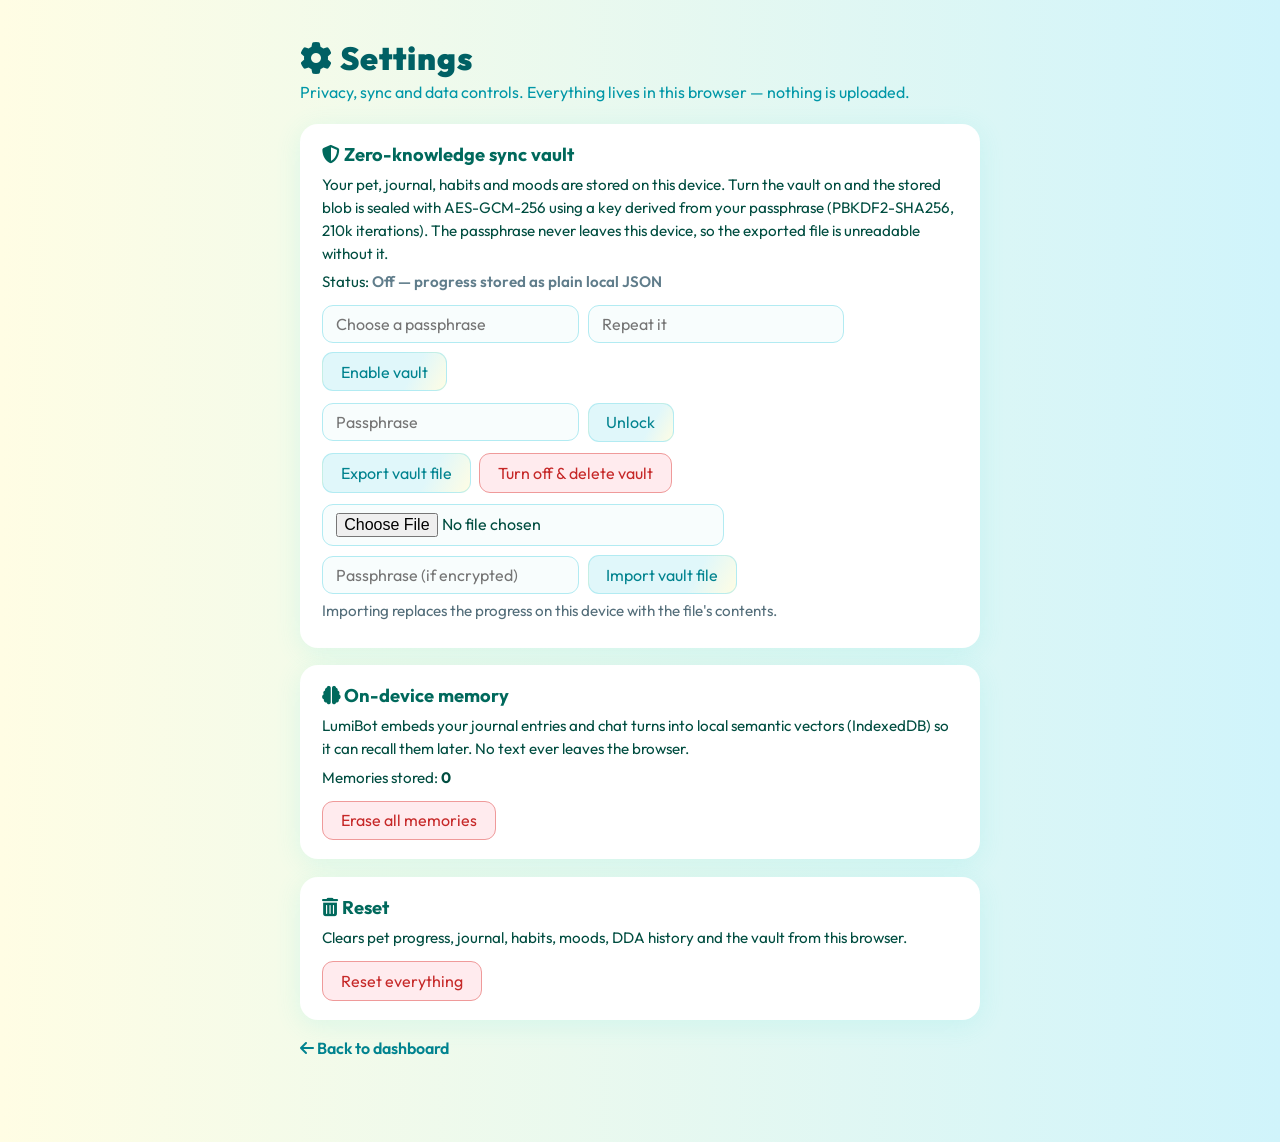
<file: settings.html>
<!DOCTYPE html>
<html lang="en">
<head>
  <meta charset="UTF-8" />
  <meta name="viewport" content="width=device-width, initial-scale=1.0" />
  <title>LumiBreeze – Settings</title>
  <link rel="stylesheet" href="https://cdnjs.cloudflare.com/ajax/libs/font-awesome/6.4.0/css/all.min.css">
  <link href="https://fonts.googleapis.com/css2?family=Outfit:wght@300;600;900&display=swap" rel="stylesheet">
  <style>
    :root { --accent: #00bcd4; --primary: #004d40; }
    * { box-sizing: border-box; }
    body {
      margin: 0; min-height: 100vh;
      background: linear-gradient(90deg, #fffde4 0%, #d0f4fb 100%);
      font-family: 'Outfit', sans-serif; color: var(--primary);
      display: flex; justify-content: center; align-items: flex-start;
    }
    .wrap { width: min(680px, 94vw); margin: 2.4rem 0 3rem; }
    h1 { font-weight: 900; letter-spacing: .03em; color: #006064; margin: 0 0 .2rem; }
    .sub { color: #0097a7; margin: 0 0 1.4rem; }
    .card {
      background: #fff; border-radius: 18px; padding: 1.2rem 1.4rem;
      box-shadow: 0 5px 26px rgba(71,226,220,.14); margin-bottom: 1.1rem;
    }
    .card h2 { margin: 0 0 .5rem; font-size: 1.15rem; color: #00695c; }
    .card p { margin: .35rem 0; line-height: 1.5; font-size: .95rem; }
    .row { display: flex; flex-wrap: wrap; gap: .55rem; align-items: center; margin-top: .7rem; }
    button, .filebtn {
      font: inherit; cursor: pointer; border: none; border-radius: 11px;
      padding: .55em 1.1em; background: linear-gradient(120deg,#e0f7fa 70%,#fffde4 100%);
      color: #00838f; border: 1.2px solid #00bcd435; transition: background .15s;
    }
    button:hover, .filebtn:hover { background: #c1f7f8; }
    button.danger { background: #ffebee; color: #c62828; border-color: #ef9a9a; }
    button.danger:hover { background: #ffcdd2; }
    button:disabled { opacity: .45; cursor: not-allowed; }
    input[type="password"], input[type="file"] {
      font: inherit; padding: .5em .8em; border-radius: 11px; border: 1px solid #b2ebf2;
      background: #f8fdfd; color: var(--primary);
    }
    .status { font-weight: 600; }
    .status.on { color: #2e7d32; }
    .status.off { color: #607d8b; }
    .status.lock { color: #ef6c00; }
    .note { font-size: .85rem; color: #546e7a; }
    a.home { color: #00838f; font-weight: 600; text-decoration: none; }
    a.home:hover { text-decoration: underline; }
    #msg { min-height: 1.4em; margin-top: .6rem; font-size: .92rem; color: #00695c; }
  </style>
</head>
<body>
<div class="wrap">
  <h1><i class="fas fa-cog"></i> Settings</h1>
  <p class="sub">Privacy, sync and data controls. Everything lives in this browser — nothing is uploaded.</p>

  <div class="card">
    <h2><i class="fas fa-shield-alt"></i> Zero-knowledge sync vault</h2>
    <p>Your pet, journal, habits and moods are stored on this device. Turn the vault on and the
       stored blob is sealed with AES-GCM-256 using a key derived from your passphrase
       (PBKDF2-SHA256, 210k iterations). The passphrase never leaves this device, so the
       exported file is unreadable without it.</p>
    <p>Status: <span id="vault-status" class="status off">…</span></p>
    <div class="row" id="vault-off-row">
      <input type="password" id="pass-new" placeholder="Choose a passphrase" autocomplete="new-password" />
      <input type="password" id="pass-confirm" placeholder="Repeat it" autocomplete="new-password" />
      <button id="btn-enable">Enable vault</button>
    </div>
    <div class="row" id="vault-lock-row" hidden>
      <input type="password" id="pass-unlock" placeholder="Passphrase" autocomplete="current-password" />
      <button id="btn-unlock">Unlock</button>
    </div>
    <div class="row" id="vault-on-row" hidden>
      <button id="btn-export">Export vault file</button>
      <button id="btn-disable" class="danger">Turn off &amp; delete vault</button>
    </div>
    <div class="row">
      <input type="file" id="import-file" accept=".json,application/json" />
      <input type="password" id="pass-import" placeholder="Passphrase (if encrypted)" autocomplete="current-password" />
      <button id="btn-import">Import vault file</button>
    </div>
    <p class="note">Importing replaces the progress on this device with the file's contents.</p>
  </div>

  <div class="card">
    <h2><i class="fas fa-brain"></i> On-device memory</h2>
    <p>LumiBot embeds your journal entries and chat turns into local semantic vectors
       (IndexedDB) so it can recall them later. No text ever leaves the browser.</p>
    <p>Memories stored: <b id="mem-count">…</b></p>
    <div class="row">
      <button id="btn-wipe-mem" class="danger">Erase all memories</button>
    </div>
  </div>

  <div class="card">
    <h2><i class="fas fa-trash-alt"></i> Reset</h2>
    <p>Clears pet progress, journal, habits, moods, DDA history and the vault from this browser.</p>
    <div class="row">
      <button id="btn-reset" class="danger">Reset everything</button>
    </div>
  </div>

  <p><a class="home" href="home.html"><i class="fas fa-arrow-left"></i> Back to dashboard</a></p>
  <div id="msg" role="status" aria-live="polite"></div>
</div>

<script type="module">
  import {
    ready, getState, setState, persist,
    enableEncryption, disableEncryption, isEncryptionEnabled, isLocked,
    unlock, exportVault, importVault,
  } from './js/core/store.js';
  import * as memory from './js/core/vectors.js';

  const $ = (id) => document.getElementById(id);
  const msg = (t) => { $('msg').textContent = t; };

  function renderStatus() {
    const el = $('vault-status');
    if (!isEncryptionEnabled()) {
      el.textContent = 'Off — progress stored as plain local JSON';
      el.className = 'status off';
      $('vault-off-row').hidden = false;
      $('vault-lock-row').hidden = true;
      $('vault-on-row').hidden = true;
    } else if (isLocked()) {
      el.textContent = 'On — locked on this session';
      el.className = 'status lock';
      $('vault-off-row').hidden = true;
      $('vault-lock-row').hidden = false;
      $('vault-on-row').hidden = true;
    } else {
      el.textContent = 'On — unlocked, changes are sealed automatically';
      el.className = 'status on';
      $('vault-off-row').hidden = true;
      $('vault-lock-row').hidden = true;
      $('vault-on-row').hidden = false;
    }
  }

  async function renderMemory() {
    try { $('mem-count').textContent = await memory.count(); }
    catch { $('mem-count').textContent = 'unavailable'; }
  }

  $('btn-enable').onclick = async () => {
    const a = $('pass-new').value, b = $('pass-confirm').value;
    if (a.length < 8) return msg('Pick a passphrase of at least 8 characters.');
    if (a !== b) return msg('The two passphrases do not match.');
    try {
      await enableEncryption(a);
      $('pass-new').value = $('pass-confirm').value = '';
      renderStatus();
      msg('Vault enabled — your progress is now encrypted at rest.');
    } catch (e) { msg(e.message); }
  };

  $('btn-unlock').onclick = async () => {
    const ok = await unlock($('pass-unlock').value);
    if (!ok) return msg('Wrong passphrase — nothing was decrypted.');
    $('pass-unlock').value = '';
    renderStatus();
    msg('Unlocked. Your progress is loaded.');
  };

  $('btn-disable').onclick = () => {
    if (!confirm('Turn off the vault and delete the encrypted blob? Progress continues in plain local storage.')) return;
    disableEncryption();
    renderStatus();
    msg('Vault removed.');
  };

  $('btn-export').onclick = () => {
    const envelope = exportVault();
    const blob = new Blob([JSON.stringify(envelope, null, 2)], { type: 'application/json' });
    const a = document.createElement('a');
    a.href = URL.createObjectURL(blob);
    a.download = envelope.format === 'lbvault1' ? 'lumibreeze-vault.json' : 'lumibreeze-progress.json';
    a.click();
    setTimeout(() => URL.revokeObjectURL(a.href), 4000);
    msg('Vault file downloaded. Keep it safe — without your passphrase it is just noise.');
  };

  $('btn-import').onclick = async () => {
    const file = $('import-file').files[0];
    if (!file) return msg('Choose a vault file first.');
    try {
      const envelope = JSON.parse(await file.text());
      const imported = await importVault(envelope, $('pass-import').value || null);
      setState(s => {
        for (const k of Object.keys(imported)) s[k] = imported[k];
      }, 'import');
      renderStatus();
      msg('Import complete — welcome back.');
    } catch (e) {
      msg('Import failed: ' + (e.message || 'unreadable file or wrong passphrase'));
    }
  };

  $('btn-wipe-mem').onclick = async () => {
    if (!confirm('Erase every on-device memory LumiBot has formed?')) return;
    await memory.wipeMemory();
    renderMemory();
    msg('Memories erased.');
  };

  $('btn-reset').onclick = async () => {
    if (!confirm('Reset ALL LumiBreeze progress on this browser? This cannot be undone.')) return;
    localStorage.removeItem('lb_state_v2');
    localStorage.removeItem('lb_vault_v2');
    localStorage.removeItem('lb_vault_v2_verifier');
    await memory.wipeMemory();
    location.href = 'home.html';
  };

  await ready;
  renderStatus();
  renderMemory();
</script>
</body>
</html>
</file>
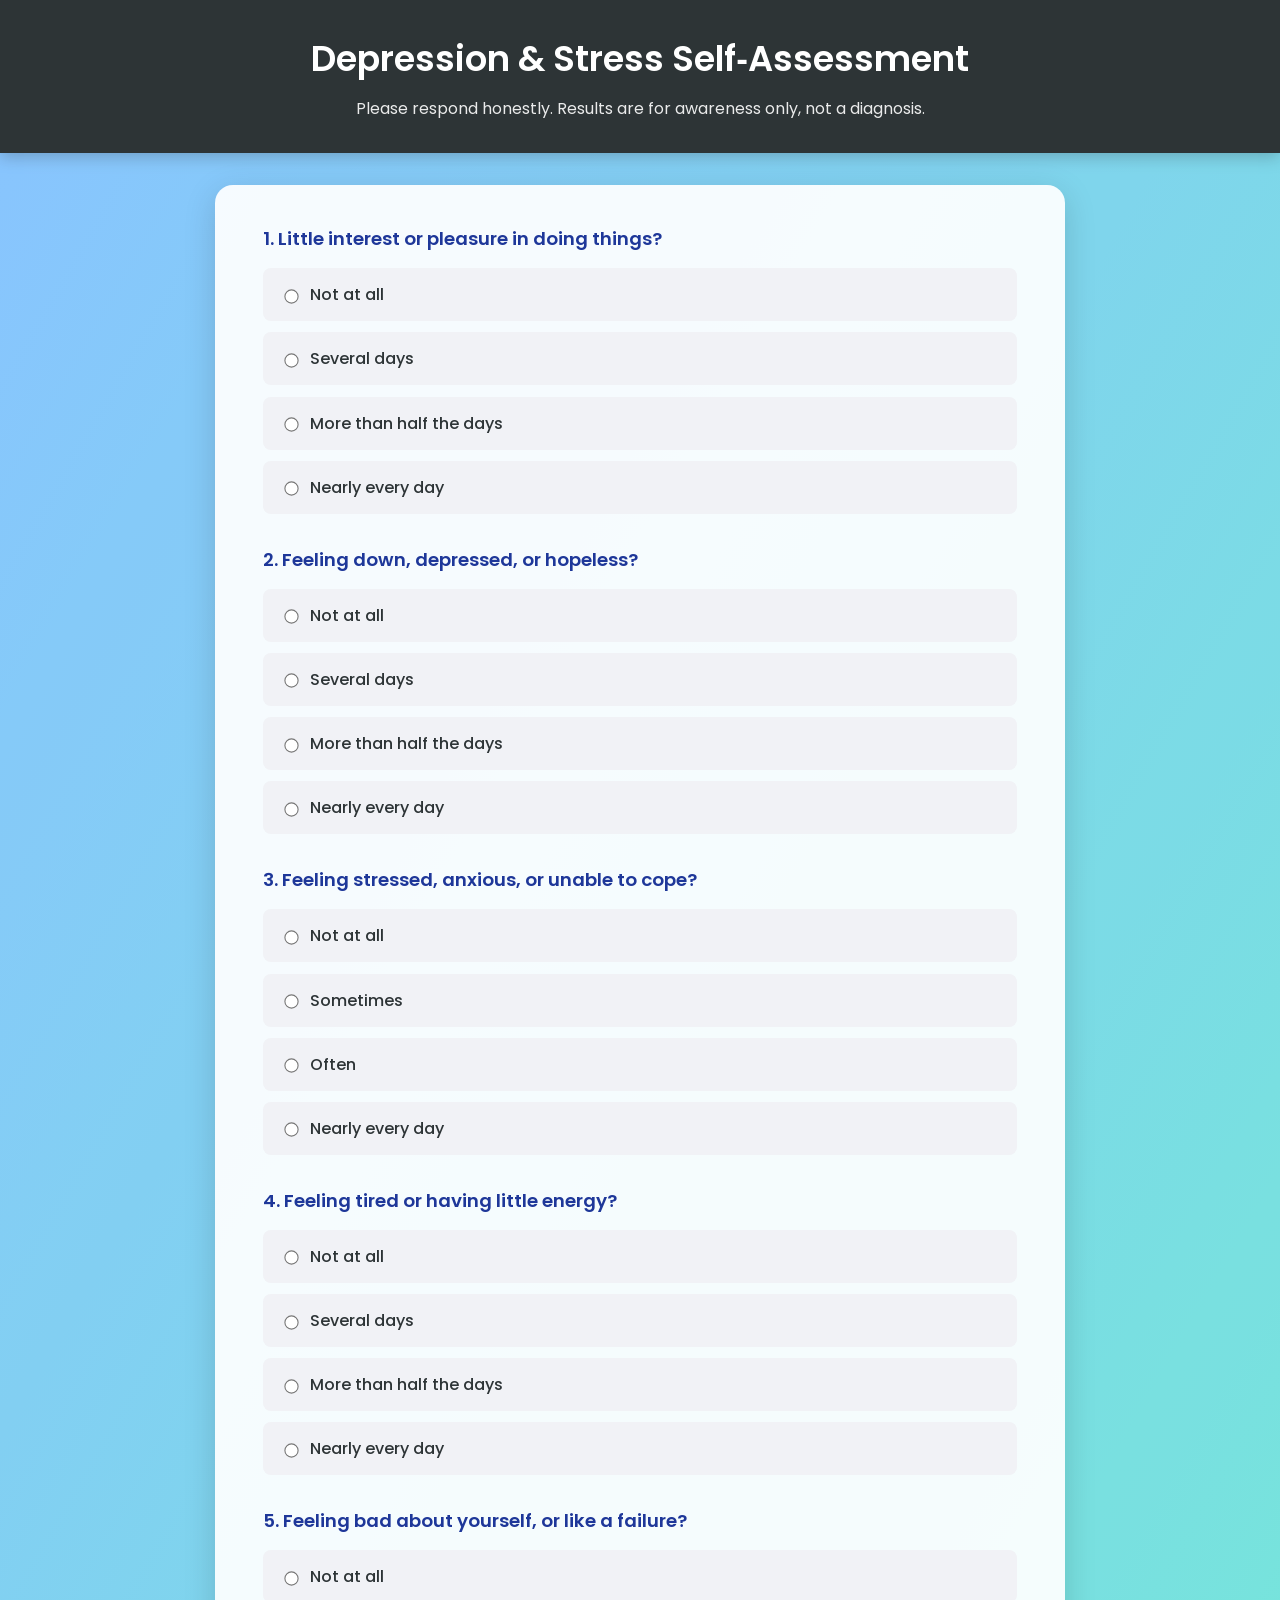
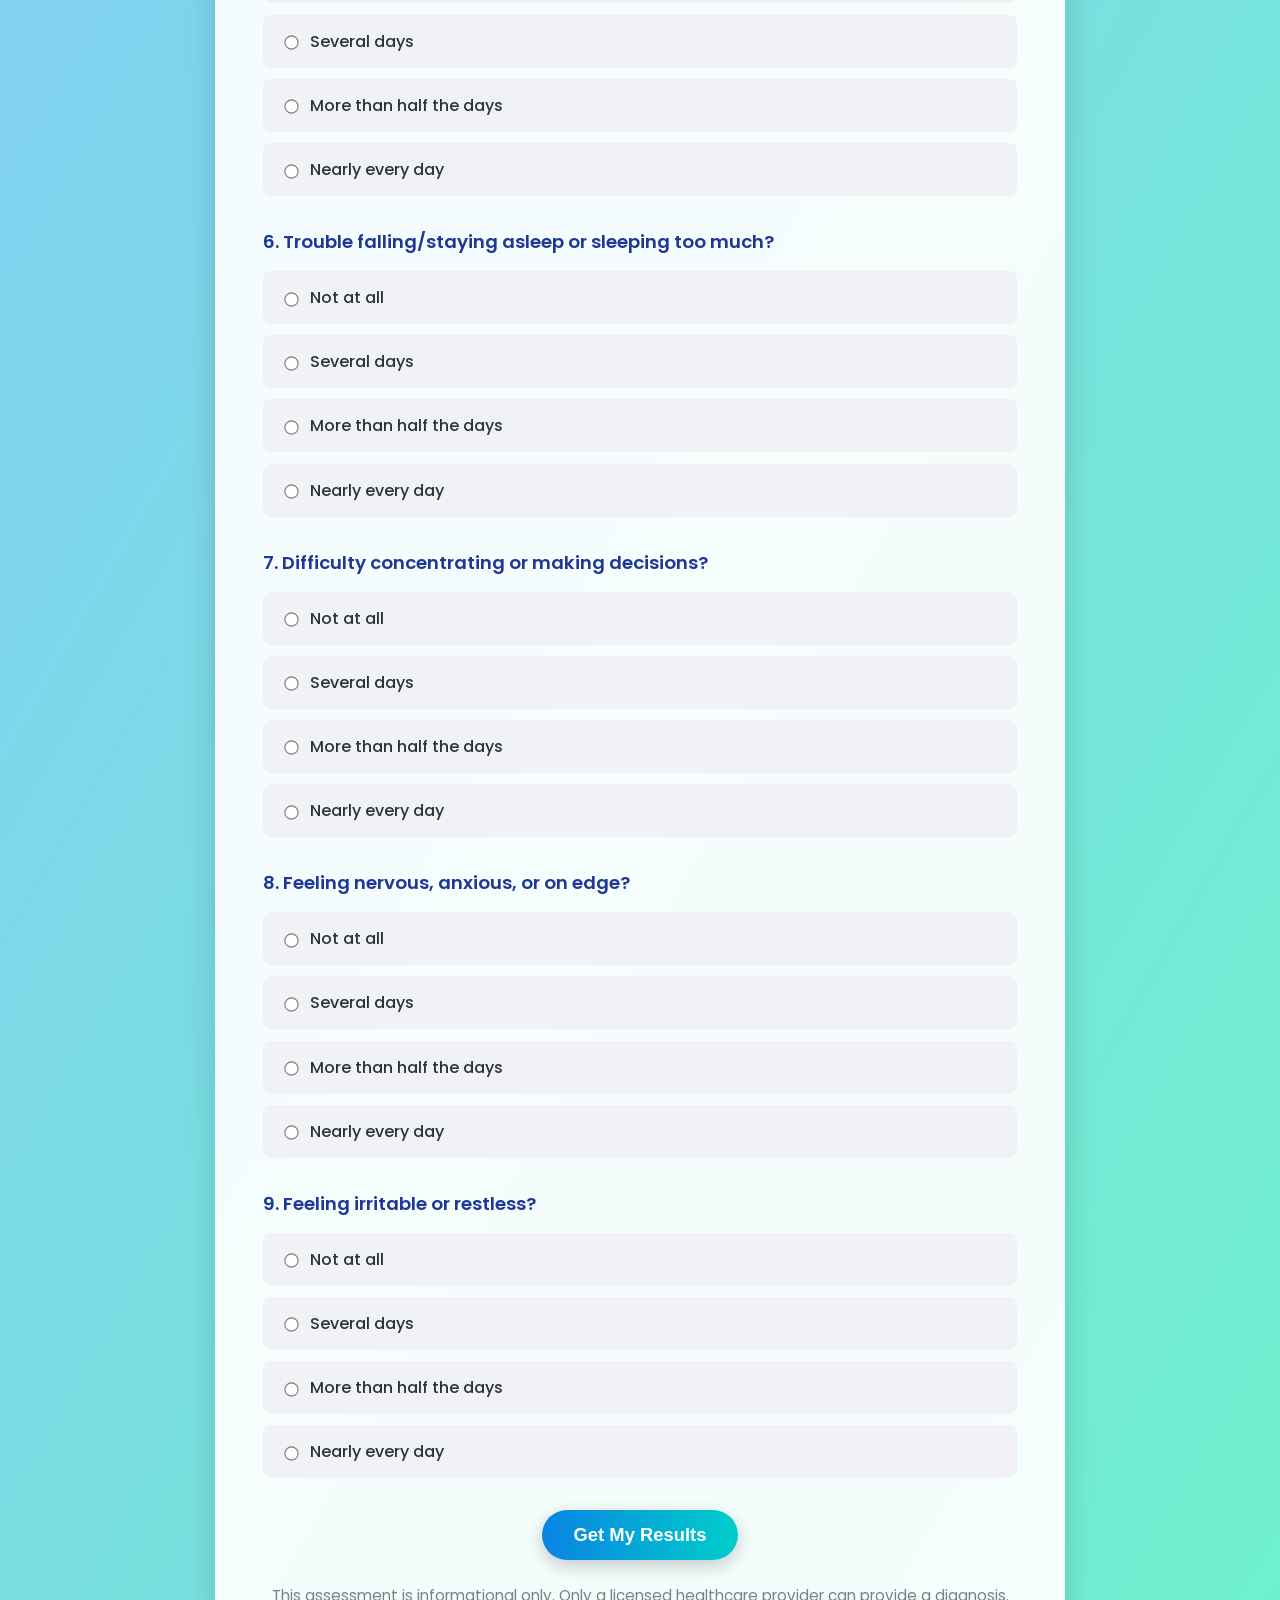
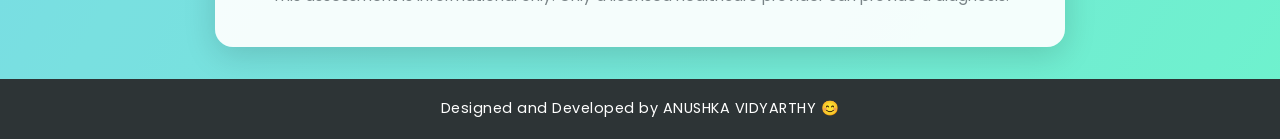
<file: test.html>
<!DOCTYPE html>
<html lang="en">
<head>
  <meta charset="UTF-8">
  <title>Depression & Stress Self‑Assessment</title>
  <meta name="viewport" content="width=device-width, initial-scale=1.0">

  <!-- Fonts -->
  <link href="https://fonts.googleapis.com/css2?family=Poppins:wght@400;600&display=swap" rel="stylesheet">

  <style>
    body {
      margin: 0;
      padding: 0;
      font-family: 'Poppins', sans-serif;
      background: linear-gradient(120deg, #74b9ff, #55efc4);
      color: #2d3436;
      min-height: 100vh;
      display: flex;
      flex-direction: column;
    }

    header {
      background: #2d3436;
      color: #fff;
      text-align: center;
      padding: 2rem 1rem;
      box-shadow: 0 4px 15px rgba(0,0,0,0.25);
    }

    header h1 {
      margin: 0;
      font-size: 2.2rem;
      font-weight: 600;
    }

    header p {
      margin: 0.7rem 0 0;
      font-size: 1rem;
      opacity: 0.9;
    }

    main {
      flex: 1;
      padding: 2rem;
      display: flex;
      justify-content: center;
      align-items: flex-start;
      background: rgba(255,255,255,0.15);
    }

    .form-container {
      background: #ffffffec;
      padding: 2.5rem 3rem;
      border-radius: 18px;
      box-shadow: 0px 8px 32px rgba(0,0,0,0.15);
      width: 100%;
      max-width: 850px;
      box-sizing: border-box;
      animation: fadeIn 1s ease;
    }

    @keyframes fadeIn {
      from { opacity: 0; transform: translateY(10px); }
      to { opacity: 1; transform: translateY(0); }
    }

    .question {
      margin-bottom: 2rem;
    }

    .question strong {
      display: block;
      margin-bottom: 1rem;
      font-weight: 600;
      font-size: 1.15rem;
      color: #1e3799;
    }

    .answers label {
      display: flex;
      align-items: center;
      background: #f1f2f6;
      border-radius: 8px;
      padding: 12px 15px;
      margin-bottom: 0.7rem;
      cursor: pointer;
      transition: all 0.25s ease;
      font-weight: 500;
      border: 2px solid transparent;
    }

    .answers input[type="radio"] {
      margin-right: 12px;
      accent-color: #0984e3;
      transform: scale(1.1);
      cursor: pointer;
    }

    .answers label:hover,
    .answers label:focus-within {
      background: #dfe6e9;
      border-color: #74b9ff;
    }

    button {
      display: block;
      background: linear-gradient(90deg, #0984e3, #00cec9);
      color: #fff;
      padding: 14px 32px;
      border-radius: 40px;
      border: none;
      font-size: 1.15rem;
      font-weight: 600;
      cursor: pointer;
      margin: 2rem auto 0;
      transition: transform 0.2s, background-color 0.2s;
      box-shadow: 0 6px 18px rgba(0,0,0,0.2);
    }

    button:hover {
      transform: translateY(-2px);
      background: #00cec9;
    }

    .result {
      border-radius: 18px;
      margin-top: 2rem;
      padding: 1.5rem;
      font-size: 1.1rem;
      color: #2d3436;
      line-height: 1.5;
      animation: slideDown 0.7s ease;
      box-shadow: 0 0 12px rgba(0,0,0,0.15);
    }

    @keyframes slideDown {
      0% { opacity: 0; transform: translateY(-25px); }
      100% { opacity: 1; transform: translateY(0); }
    }

    .desc {
      margin-top: 1.5rem;
      font-size: 0.95rem;
      opacity: 0.85;
      text-align: center;
      color: #636e72;
    }

    .resources {
      margin-top: 1.5rem;
      padding-left: 1.2rem;
      font-size: 0.95rem;
    }

    .resources h3 {
      color: #1e3799;
      font-weight: 600;
    }

    .resources a {
      color: #0984e3;
      text-decoration: none;
      transition: color 0.2s;
    }

    .resources a:hover {
      color: #00cec9;
      text-decoration: underline;
    }

    footer {
      background: #2d3436;
      color: #fff;
      text-align: center;
      padding: 1.2rem;
      font-size: 0.9rem;
      letter-spacing: 0.5px;
    }

 
  </style>
</head>
<body>
  <header>
    <h1>Depression & Stress Self‑Assessment</h1>
    <p>Please respond honestly. Results are for awareness only, not a diagnosis.</p>
  </header>

  <main>
    <section class="form-container" aria-label="Depression and Stress Self-Assessment Form">
      <form id="mentalTest" novalidate>


        
        <!-- Q1 -->
        <div class="question" id="q1">
          <strong>1. Little interest or pleasure in doing things?</strong>
          <div class="answers">
            <label><input type="radio" name="q1" value="0" required> Not at all</label>
            <label><input type="radio" name="q1" value="1"> Several days</label>
            <label><input type="radio" name="q1" value="2"> More than half the days</label>
            <label><input type="radio" name="q1" value="3"> Nearly every day</label>
          </div>
        </div>

        <!-- Q2 -->
        <div class="question" id="q2">
          <strong>2. Feeling down, depressed, or hopeless?</strong>
          <div class="answers">
            <label><input type="radio" name="q2" value="0" required> Not at all</label>
            <label><input type="radio" name="q2" value="1"> Several days</label>
            <label><input type="radio" name="q2" value="2"> More than half the days</label>
            <label><input type="radio" name="q2" value="3"> Nearly every day</label>
          </div>
        </div>

        <!-- Q3 -->
        <div class="question" id="q3">
          <strong>3. Feeling stressed, anxious, or unable to cope?</strong>
          <div class="answers">
            <label><input type="radio" name="q3" value="0" required> Not at all</label>
            <label><input type="radio" name="q3" value="1"> Sometimes</label>
            <label><input type="radio" name="q3" value="2"> Often</label>
            <label><input type="radio" name="q3" value="3"> Nearly every day</label>
          </div>
        </div>

        <!-- Q4 -->
        <div class="question" id="q4">
          <strong>4. Feeling tired or having little energy?</strong>
          <div class="answers">
            <label><input type="radio" name="q4" value="0" required> Not at all</label>
            <label><input type="radio" name="q4" value="1"> Several days</label>
            <label><input type="radio" name="q4" value="2"> More than half the days</label>
            <label><input type="radio" name="q4" value="3"> Nearly every day</label>
          </div>
        </div>

        <!-- Q5 -->
        <div class="question" id="q5">
          <strong>5. Feeling bad about yourself, or like a failure?</strong>
          <div class="answers">
            <label><input type="radio" name="q5" value="0" required> Not at all</label>
            <label><input type="radio" name="q5" value="1"> Several days</label>
            <label><input type="radio" name="q5" value="2"> More than half the days</label>
            <label><input type="radio" name="q5" value="3"> Nearly every day</label>
          </div>
        </div>

        <!-- Q6 -->
        <div class="question" id="q6">
          <strong>6. Trouble falling/staying asleep or sleeping too much?</strong>
          <div class="answers">
            <label><input type="radio" name="q6" value="0" required> Not at all</label>
            <label><input type="radio" name="q6" value="1"> Several days</label>
            <label><input type="radio" name="q6" value="2"> More than half the days</label>
            <label><input type="radio" name="q6" value="3"> Nearly every day</label>
          </div>
        </div>

        <!-- Q7 -->
        <div class="question" id="q7">
          <strong>7. Difficulty concentrating or making decisions?</strong>
          <div class="answers">
            <label><input type="radio" name="q7" value="0" required> Not at all</label>
            <label><input type="radio" name="q7" value="1"> Several days</label>
            <label><input type="radio" name="q7" value="2"> More than half the days</label>
            <label><input type="radio" name="q7" value="3"> Nearly every day</label>
          </div>
        </div>

        <!-- Q8 -->
        <div class="question" id="q8">
          <strong>8. Feeling nervous, anxious, or on edge?</strong>
          <div class="answers">
            <label><input type="radio" name="q8" value="0" required> Not at all</label>
            <label><input type="radio" name="q8" value="1"> Several days</label>
            <label><input type="radio" name="q8" value="2"> More than half the days</label>
            <label><input type="radio" name="q8" value="3"> Nearly every day</label>
          </div>
        </div>

        <!-- Q9 -->
        <div class="question" id="q9">
          <strong>9. Feeling irritable or restless?</strong>
          <div class="answers">
            <label><input type="radio" name="q9" value="0" required> Not at all</label>
            <label><input type="radio" name="q9" value="1"> Several days</label>
            <label><input type="radio" name="q9" value="2"> More than half the days</label>
            <label><input type="radio" name="q9" value="3"> Nearly every day</label>
          </div>
        </div>

        <button type="submit">Get My Results</button>
      </form>

      <div id="testResult" class="result" style="display:none;"></div>
      <div class="desc">This assessment is informational only. Only a licensed healthcare provider can provide a diagnosis.</div>

      <div id="resources" style="display:none;">
        <h3>Helpful Resources</h3>
        <ul class="resources">
          <li><a href="https://www.mentalhealth.gov/get-help/immediate-help" target="_blank" rel="noopener">Urgent Mental Health Support</a></li>
          <li><a href="https://www.nimh.nih.gov/health/find-help" target="_blank" rel="noopener">Find Mental Health Services</a></li>
          <li><a href="https://www.who.int/news-room/fact-sheets/detail/depression" target="_blank" rel="noopener">Depression Info - WHO</a></li>
        </ul>
      </div>
    </section>
  </main>

  <footer>
    Designed and Developed by ANUSHKA VIDYARTHY 😊
  </footer>

  <script>
    document.getElementById('mentalTest').onsubmit = function(e) {
      e.preventDefault();
      const questions = 9;
      let score = 0;

      for (let i = 1; i <= questions; i++) {
        const selected = document.querySelector(`input[name="q${i}"]:checked`);
        if (!selected) {
          alert("Please answer all questions before submitting.");
          return;
        }
        score += parseInt(selected.value);
      }

      let resultMsg = "", encouragement = "", color = "";
      if(score <= 4) {
        resultMsg = "Minimal or no symptoms detected.";
        encouragement = "Keep maintaining your healthy routines!";
        color = "#55efc4";
      } else if(score <= 9) {
        resultMsg = "Mild symptoms noted. Pay attention to self-care and stress levels.";
        encouragement = "Small steps every day make a difference.";
        color = "#ffeaa7";
      } else if(score <= 14) {
        resultMsg = "Moderate symptoms present. Consider reaching out to a counselor, friend, or support group.";
        encouragement = "You are strong for acknowledging your feelings.";
        color = "#fab1a0";
      } else if(score <= 19) {
        resultMsg = "Moderately severe symptoms. Professional evaluation is recommended.";
        encouragement = "It’s okay to ask for help. Support is available.";
        color = "#ff7675";
      } else {
        resultMsg = "Severe symptoms detected. Please seek immediate professional help.";
        encouragement = "You are not alone. Crisis support is available right now.";
        color = "#d63031";
      }

      const resultBox = document.getElementById('testResult');
      resultBox.style.display = "block";
      resultBox.style.backgroundColor = color;
      resultBox.innerHTML = `<strong>Your Score: ${score} / 27</strong><br><br>${resultMsg}<br><br><em>${encouragement}</em>`;
      document.getElementById('resources').style.display = (score >= 10) ? "block" : "none";
    };
  </script>
</body>
</html>
</file>
